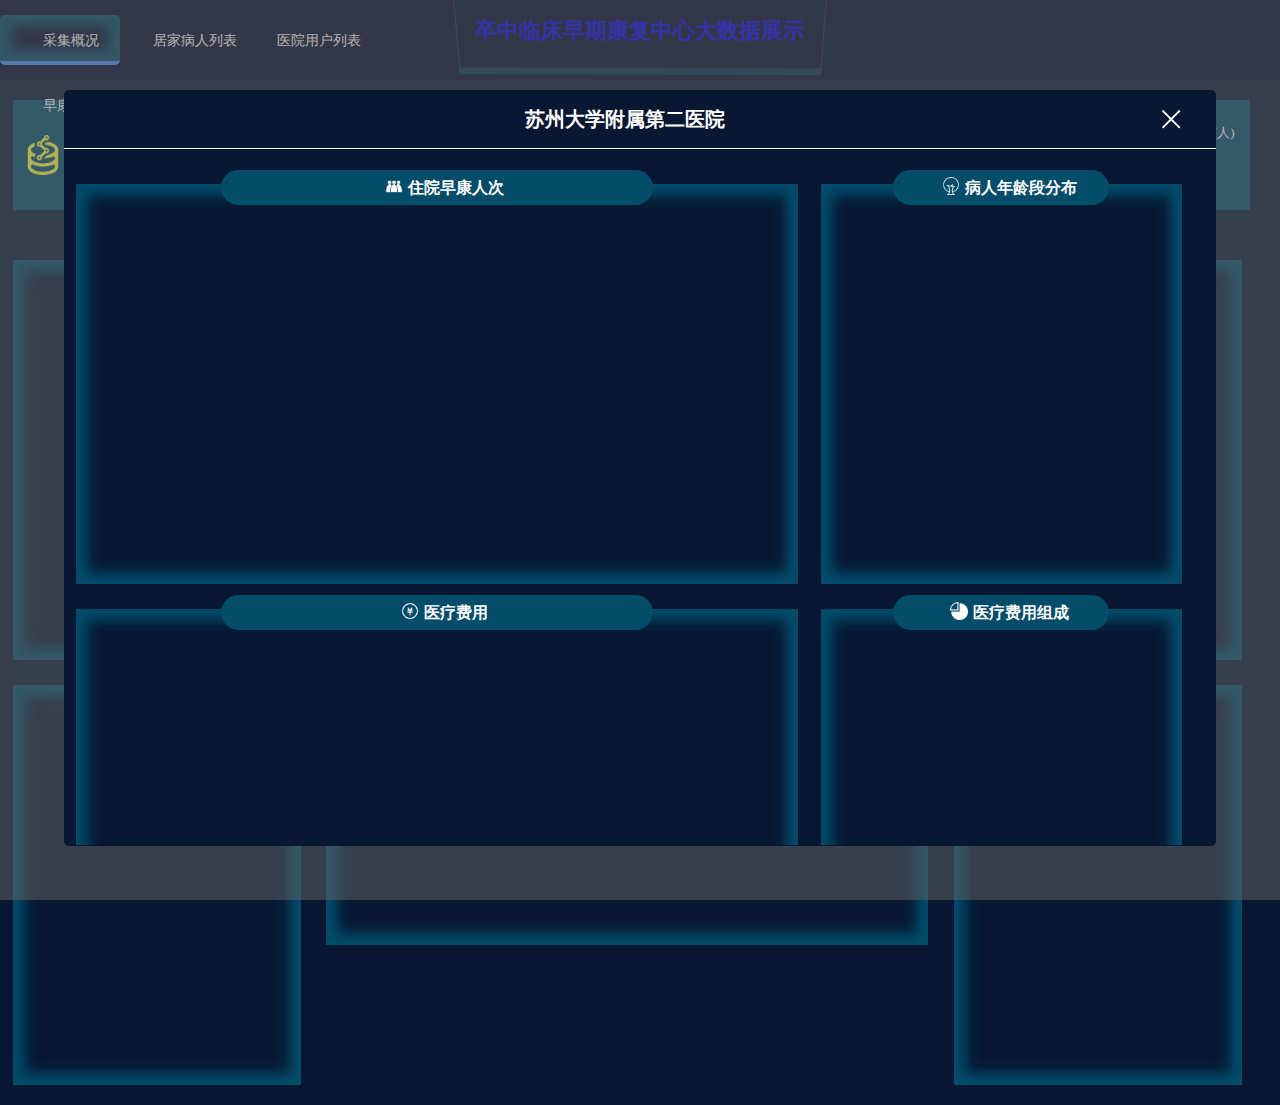
<file: views/index.html>
<!DOCTYPE html>
<html lang="en">

<head>
    <meta charset="UTF-8">
    <title>苏大二附院卒中临床早期康复中心数据可视化</title>
    <link href="../styles/common.css" rel="stylesheet">
    <script src="../scripts/Plugin/jquery-3.3.1.min.js"></script>
    <script src="../scripts/Plugin/echarts.min.js"></script>
    <script src="../scripts/Plugin/bmap.min.js"></script>
    <!-- <script src="http://api.map.baidu.com/api?v=2.0&ak=C9m77r6Gor3d38Hj1l9Oj3f69Ol0Bmn6"></script> -->
    <script src="https://api.map.baidu.com/api?v=2.0&ak=cSwRSQDUYtVkoic4uzjAYVp4FtpReNh5&s=1"></script>

    <script src="../scripts/common.js"></script>
    <script src="../scripts/index.js"></script>
    <script src="../scripts/Plugin/laydate/laydate.js"></script>
</head>

<body>
    <!--顶部-->
    <header class="header left">
        <div class="left nav">
            <ul>
                <li class="nav_active"><i class="nav_1"></i><a href="index.html">采集概况</a> </li>
                <!-- <li><i class="nav_2"></i><a href="quota.html">指标分析</a> </li>
                <li><i class="nav_3"></i><a href="trend.html">趋势分析</a> </li> -->
                <li><i class="nav_3"></i><a href="chronic.html">居家病人列表</a> </li>
                <li><i class="nav_4"></i><a href="hospitalUsers.html">医院用户列表</a> </li>
                <li><i class="nav_5"></i><a href="rehab.html">早康信息</a> </li>
            </ul>
        </div>
        <div class="header_center left" style="position:relative">

            <h2><strong><a href="https://gitee.com/iGaoWei/big-data-view">卒中临床早期康复中心大数据展示</a></strong></h2>

        </div>
        <div class="right nav text_right">
            <ul>

            </ul>
        </div>

    </header>
    <!--内容部分-->
    <div class="con left">
        <!--数据总概-->
        <div class="con_div">
            <div class="con_div_text left">
                <div class="con_div_text01 left">
                    <img src="../images/info_1.png" class="left text01_img" />
                    <div class="left text01_div">
                        <p>总采集数据量(G)</p>
                        <p id="totalCollected"></p>
                    </div>
                </div>
                <div class="con_div_text01 right">
                    <img src="../images/info_2.png" class="left text01_img" />
                    <div class="left text01_div">
                        <p>当月采集数据量(G)</p>
                        <p id="monthlyCollected"></p>
                    </div>
                </div>
            </div>
            <div class="con_div_text left">
                <div class="con_div_text01 left">
                    <img src="../images/info_3.png" class="left text01_img" />
                    <div class="left text01_div">
                        <p>总早康人数(人)</p>
                        <p class="sky" id="totalRecoveryNum"></p>
                    </div>
                </div>
                <div class="con_div_text01 right">
                    <img src="../images/info_4.png" class="left text01_img" />
                    <div class="left text01_div">
                        <p>当月早康人数(人)</p>
                        <p class="sky" id="monthlyRecoveryNum"></p>
                    </div>
                </div>
            </div>
            <div class="con_div_text left">

                <div class="con_div_text01 left">
                    <img src="../images/info_5.png" class="left text01_img" />
                    <div class="left text01_div">
                        <p>总居家康复人数(人)</p>
                        <p class="org" id="totalHomeRecoveryNum"></p>
                    </div>
                </div>
                <div class="con_div_text01 right">
                    <img src="../images/info_6.png" class="left text01_img" />
                    <div class="left text01_div">
                        <p>当月居家康复人数(人)</p>
                        <p class="org" id="monthlyHomeRecoveryNum"></p>
                    </div>
                </div>
            </div>
        </div>
        <!--统计分析图-->
        <div class="div_any">
            <div class="left div_any01">
                <div class="div_any_child">
                    <div class="div_any_title"><img src="../images/title_1.png">各病区采集数据量</div>
                    <p id="pieChart1" class="p_chart"></p>
                </div>
                <div class="div_any_child">
                    <div class="div_any_title"><img src="../images/title_2.png">各病区早康费用</div>
                    <p id="histogramChart" class="p_chart"></p>
                </div>
            </div>
            <div class="div_any02 left ">
                <div class="div_any_child div_height">
                    <div class="div_any_title any_title_width"><img src="../images/title_0.png">苏州市地图 </div>
                    <div id="mapChart"
                        style="width:97.5%;height:95%;display: inline-block;padding-left: 1.25%;padding-top:2.2%"></div>
                </div>
            </div>
            <div class="right div_any01">
                <div class="div_any_child">
                    <div class="div_any_title"><img src="../images/title_3.png">数据采集条数(当日)</div>
                    <p id="lineChart" class="p_chart"></p>
                </div>
                <div class="div_any_child">
                    <div class="div_any_title"><img src="../images/title_4.png">就诊人数(当日)</div>
                    <p id="lineChart2" class="p_chart"></p>
                </div>
            </div>
        </div>

        <div id="el-dialog" class="">
            <div class="xc_layer"></div>
            <div class="popBox" id="printView">
                <div class="ttBox"><span class="tt" id="reportTitle">苏州大学附属第二医院</span><img src="../images/close.png"
                        style="width: 30px;float: right;cursor: pointer;" title="关闭弹窗" class="close" /></div>
                <div class="txtBox" id="el-dialog_body">
                    <div style="height:100%;width: 98%;margin-left: 1%;">
                        <div class="left div_any01" style="width: 64%;">
                            <div class="div_any_child">
                                <div class="div_any_title">
                                    <div type="text" class="demo-input" id="date1"
                                        style="display: inline-block;cursor: pointer;margin-right: 16px;"></div><img
                                        src="../images/title_4.png">住院早康人次
                                </div>
                                <p id="lineChart3" class="p_chart"></p>
                            </div>
                            <div class="div_any_child">
                                <div class="div_any_title">
                                    <div type="text" class="demo-input" id="date2"
                                        style="display: inline-block;cursor: pointer;margin-right: 16px;"></div><img
                                        src="../images/title_7.png">医疗费用
                                </div>
                                <p id="lineChart4" class="p_chart"></p>
                            </div>
                        </div>
                        <div class="left div_any01" style="width: 32%;">
                            <div class="div_any_child">
                                <div class="div_any_title">
                                    <div type="text" class="demo-input" id="date3"
                                        style="display: inline-block;cursor: pointer;margin-right: 16px;"></div><img
                                        src="../images/title_18.png">病人年龄段分布
                                </div>
                                <p id="pieChart2" class="p_chart"></p>
                            </div>
                            <div class="div_any_child">
                                <div class="div_any_title">
                                    <div type="text" class="demo-input" id="date4"
                                        style="display: inline-block;cursor: pointer;margin-right: 16px;"></div><img
                                        src="../images/title_20.png">医疗费用组成
                                </div>
                                <p id="pieChart3" class="p_chart"></p>
                            </div>
                        </div>

                    </div>
                </div>
            </div>
        </div>

    </div>
</body>

</html>
</file>
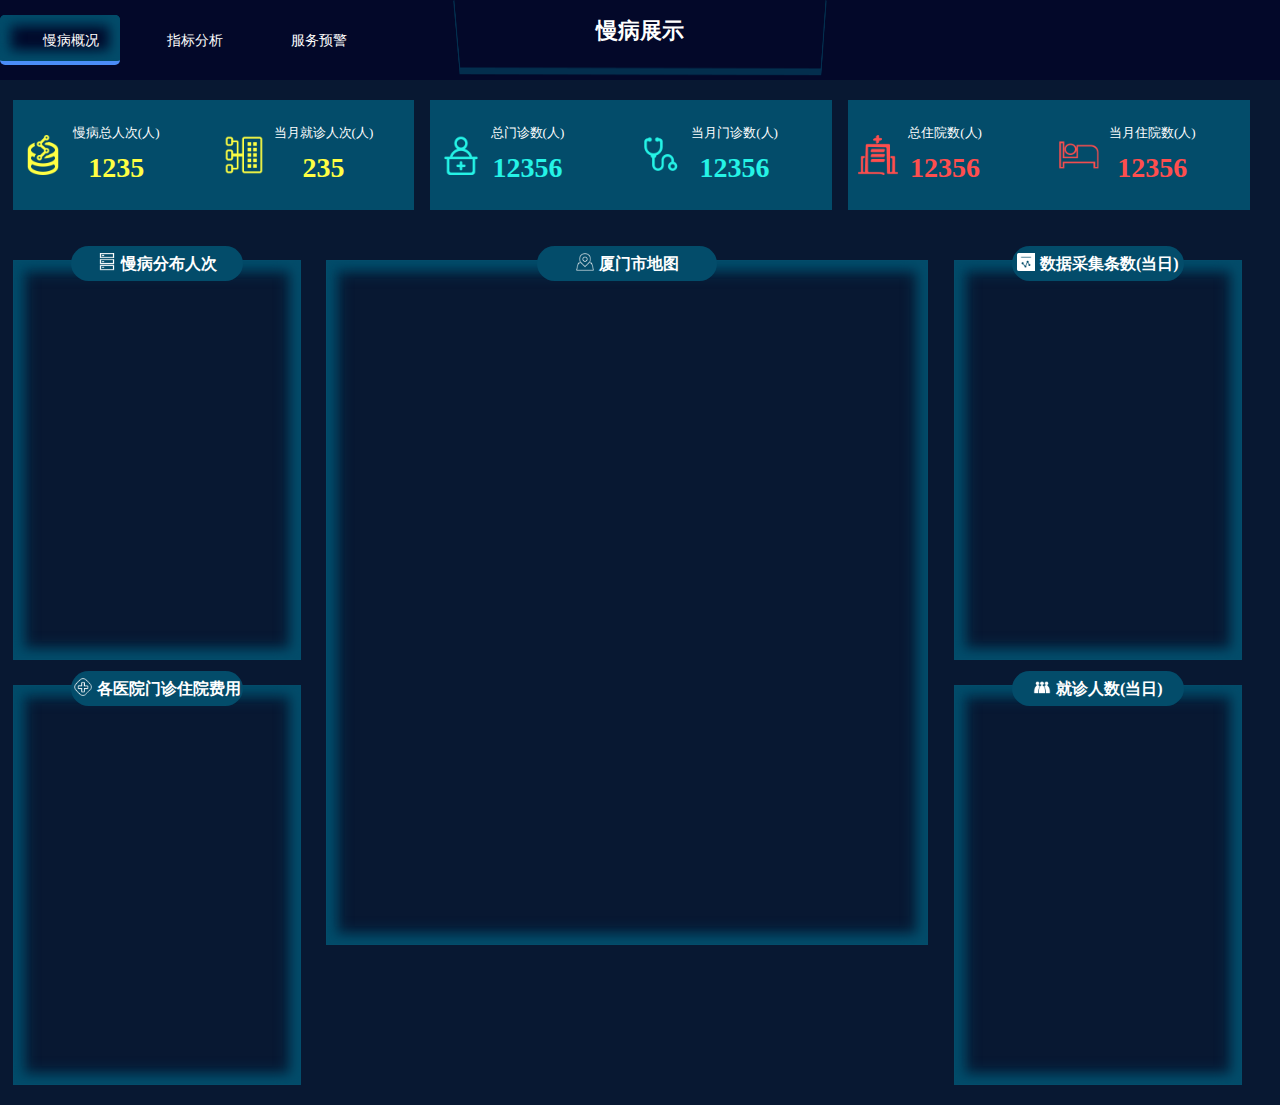
<file: views/NCDindex.html>
<!DOCTYPE html>
<html lang="en">
<head>
    <meta charset="UTF-8">
    <title>慢病展示</title>
    <link href="../styles/common.css" rel="stylesheet">
    <script src="../scripts/Plugin/jquery-3.3.1.min.js"></script>
    <script src="../scripts/Plugin/echarts.min.js"></script>
    <script src="../scripts/Plugin/bmap.min.js"></script>
    <script src="http://api.map.baidu.com/api?v=2.0&ak=LelFSt6BfykGf8m3PB5zr8LaXAG2cMg6"></script>
    <script src="../scripts/common.js"></script>
    <script src="../scripts/NCDindex.js"></script>
</head>
<body>
<!--顶部-->
<header class="header left">
    <div class="left nav">
        <ul>
            <li class="nav_active"><i class="nav_1"></i><a href="index.html">慢病概况</a> </li>
            <li><i class="nav_2"></i><a href="quota.html">指标分析</a> </li>
            <li><i class="nav_3"></i><a href="trend.html">服务预警</a> </li>
            </ul>
    </div>
    <div class="header_center left">
        <h2><strong>慢病展示</strong></h2>

    </div>
    <div class="right nav text_right">
        <ul>

        </ul>
    </div>

</header>
<!--内容部分-->
<div class="con left">
    <!--数据总概-->
    <div class="con_div">
        <div class="con_div_text left">
            <div class="con_div_text01 left">
                <img src="../images/info_1.png" class="left text01_img"/>
                <div class="left text01_div">
                    <p>慢病总人次(人)</p>
                    <p>1235</p>
                </div>
            </div>
            <div class="con_div_text01 right">
                <img src="../images/info_2.png" class="left text01_img"/>
                <div class="left text01_div">
                    <p>当月就诊人次(人)</p>
                    <p>235</p>
                </div>
            </div>
        </div>
        <div class="con_div_text left">
            <div class="con_div_text01 left">
                <img src="../images/info_3.png" class="left text01_img"/>
                <div class="left text01_div">
                    <p>总门诊数(人)</p>
                    <p class="sky">12356</p>
                </div>
            </div>
            <div class="con_div_text01 right">
                <img src="../images/info_4.png" class="left text01_img"/>
                <div class="left text01_div">
                    <p>当月门诊数(人)</p>
                    <p class="sky">12356</p>
                </div>
            </div>
        </div>
        <div class="con_div_text left">

            <div class="con_div_text01 left">
                <img src="../images/info_5.png" class="left text01_img"/>
                <div class="left text01_div">
                    <p>总住院数(人)</p>
                    <p class="org">12356</p>
                </div>
            </div>
            <div class="con_div_text01 right">
                <img src="../images/info_6.png" class="left text01_img"/>
                <div class="left text01_div">
                    <p>当月住院数(人)</p>
                    <p class="org">12356</p>
                </div>
            </div>
        </div>
    </div>
    <!--统计分析图-->
    <div class="div_any">
        <div class="left div_any01">
            <div class="div_any_child">
                <div class="div_any_title"><img src="../images/title_1.png">慢病分布人次</div>
                <p id="pieChart" class="p_chart"></p>
            </div>
            <div class="div_any_child">
                <div class="div_any_title"><img src="../images/title_2.png">各医院门诊住院费用</div>
                <p id="histogramChart" class="p_chart"></p>
            </div>
        </div>
        <div class="div_any02 left ">
            <div class="div_any_child div_height">
                <div class="div_any_title any_title_width"><img src="../images/title_0.png">厦门市地图 </div>
                <div id="mapChart" style="width:97.5%;height:95%;display: inline-block;padding-left: 1.25%;padding-top:2.2%"></div>
            </div>
        </div>
        <div class="right div_any01">
            <div class="div_any_child">
                <div class="div_any_title"><img src="../images/title_3.png">数据采集条数(当日)</div>
                <p id="lineChart" class="p_chart"></p>
            </div>
            <div class="div_any_child">
                <div class="div_any_title"><img src="../images/title_4.png">就诊人数(当日)</div>
                <p id="lineChart2" class="p_chart"></p>
            </div>
        </div>
    </div>


</div>
</body>
</html>
</file>
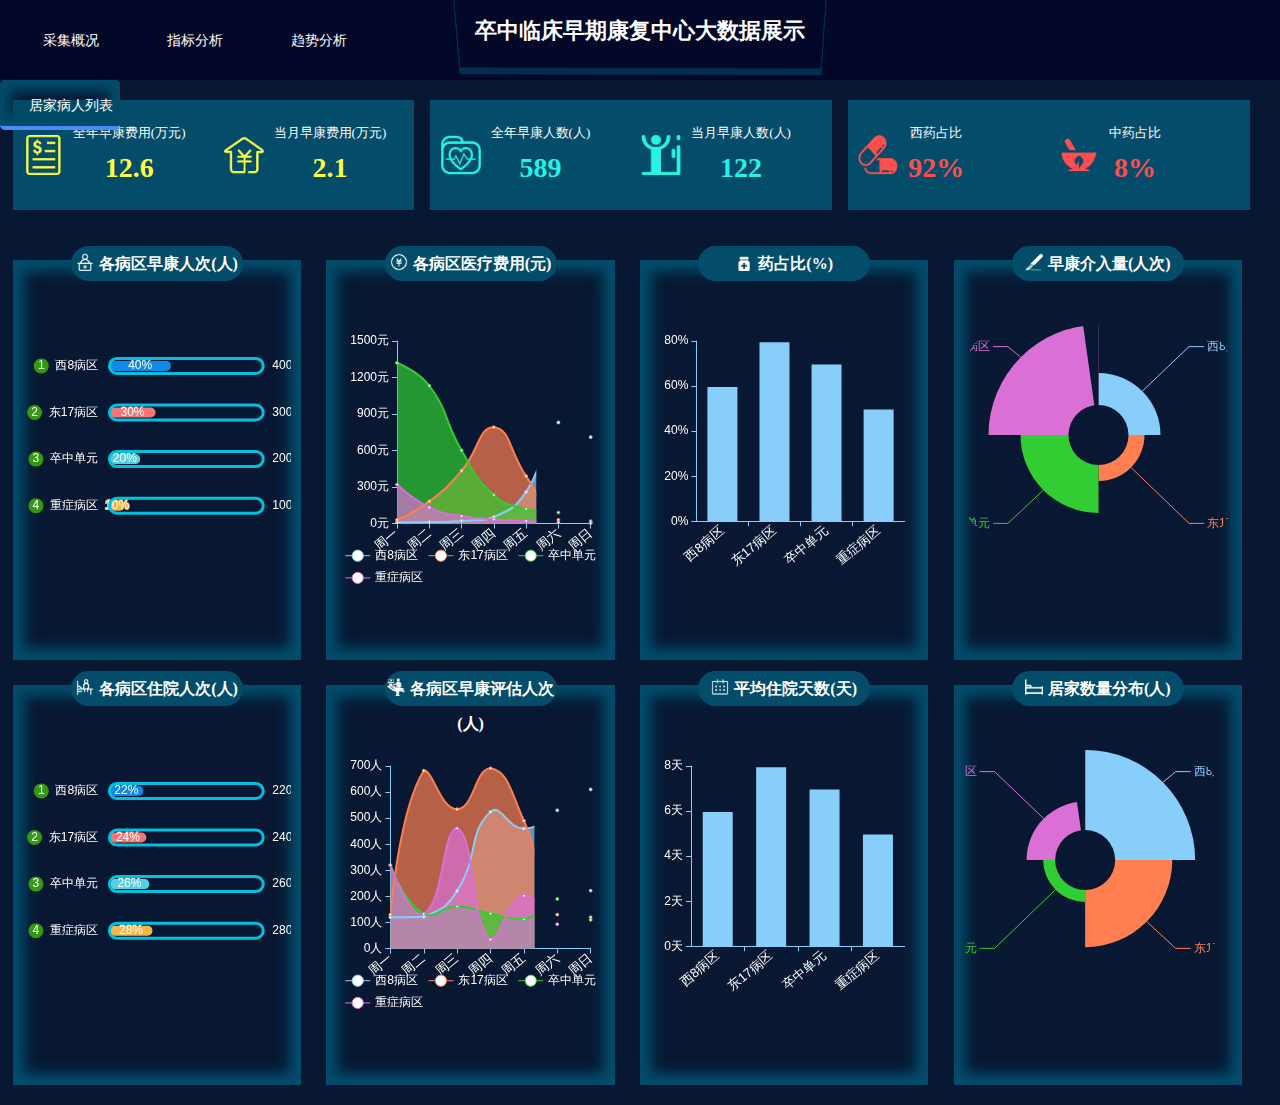
<file: views/quota.html>
<!DOCTYPE html>
<html lang="en">
<head>
    <meta charset="UTF-8">
    <title>苏大二附院卒中临床早期康复中心数据可视化</title>
    <link href="../styles/common.css" rel="stylesheet">
    <script src="../scripts/Plugin/jquery-3.3.1.min.js"></script>
    <script src="../scripts/Plugin/echarts.min.js"></script>
    <script src="../scripts/Plugin/bmap.min.js"></script>
    <script src="http://api.map.baidu.com/api?v=2.0&ak=C9m77r6Gor3d38Hj1l9Oj3f69Ol0Bmn6"></script>
    <script src="../scripts/common.js"></script>
    <script src="../scripts/quota.js"></script>
</head>
<body>
<!--顶部-->
<header class="header left">
  <div class="left nav">
      <ul>
          <li><i class="nav_1"></i><a href="index.html">采集概况</a> </li>
          <li><i class="nav_2"></i><a href="quota.html">指标分析</a> </li>
          <li><i class="nav_3"></i><a href="trend.html">趋势分析</a> </li>
          <li class="nav_active"><i class="nav_4"></i><a href="chronic.html">居家病人列表</a> </li>
          </ul>
  </div>
    <div class="header_center left" style="position:relative">
        
        <h2><strong>卒中临床早期康复中心大数据展示</strong></h2>

    </div>
    <div class="right nav text_right">
        <ul>

        </ul>
    </div>

</header>
<!--内容部分-->
<div class="con left">
  <!--数据总概-->
  <div class="con_div">
      <div class="con_div_text left">
          <div class="con_div_text01 left">
              <img src="../images/info_7.png" class="left text01_img"/>
              <div class="left text01_div">
                  <p>全年早康费用(万元)</p>
                  <p>12.6</p>
              </div>
          </div>
          <div class="con_div_text01 right">
              <img src="../images/info_8.png" class="left text01_img"/>
              <div class="left text01_div">
                  <p>当月早康费用(万元)</p>
                  <p>2.1</p>
              </div>
          </div>
      </div>
      <div class="con_div_text left">
          <div class="con_div_text01 left">
              <img src="../images/info_9.png" class="left text01_img"/>
              <div class="left text01_div">
                  <p>全年早康人数(人)</p>
                  <p class="sky">589</p>
              </div>
          </div>
          <div class="con_div_text01 right">
              <img src="../images/info_10.png" class="left text01_img"/>
              <div class="left text01_div">
                  <p>当月早康人数(人)</p>
                  <p class="sky">122</p>
              </div>
          </div>
      </div>
      <div class="con_div_text left">

          <div class="con_div_text01 left">
              <img src="../images/info_11.png" class="left text01_img"/>
              <div class="left text01_div">
                  <p>西药占比</p>
                  <p class="org">92%</p>
              </div>
          </div>
          <div class="con_div_text01 right">
              <img src="../images/info_12.png" class="left text01_img"/>
              <div class="left text01_div">
                  <p>中药占比</p>
                  <p class="org">8%</p>
              </div>
          </div>
      </div>
  </div>
    <!--统计分析图-->
    <div class="div_any">
        <div class="left div_any01">
            <div class="div_any_child">
                <div class="div_any_title"><img src="../images/title_5.png">各病区早康人次(人)</div>
                <p id="histogramChart1" class="p_chart"></p>
            </div>
            <div class="div_any_child">
                <div class="div_any_title"><img src="../images/title_6.png">各病区住院人次(人)</div>
                <p id="histogramChart2" class="p_chart"></p>
            </div>
        </div>
        <div class="left div_any01">
            <div class="div_any_child">
                <div class="div_any_title"><img src="../images/title_7.png">各病区医疗费用(元)</div>
                <p id="lineChart1" class="p_chart"></p>
            </div>
            <div class="div_any_child">
                <div class="div_any_title"><img src="../images/title_8.png">各病区早康评估人次(人)</div>
                <p id="lineChart2" class="p_chart"></p>
            </div>
        </div>
        <div class="left div_any01">
            <div class="div_any_child">
                <div class="div_any_title"><img src="../images/title_9.png">药占比(%)</div>
                <p id="histogramChart3" class="p_chart"></p>
            </div>
            <div class="div_any_child">
                <div class="div_any_title"><img src="../images/title_10.png">平均住院天数(天)</div>
                <p id="histogramChart4" class="p_chart"></p>
            </div>
        </div>
        <div class="left div_any01">
            <div class="div_any_child">
                <div class="div_any_title"><img src="../images/title_11.png">早康介入量(人次)</div>
                <p id="pieChart1" class="p_chart"></p>
            </div>
            <div class="div_any_child">
                <div class="div_any_title"><img src="../images/title_12.png">居家数量分布(人)</div>
                <p id="pieChart2" class="p_chart"></p>
            </div>
        </div>
    </div>


</div>
</body>
</html>
</file>
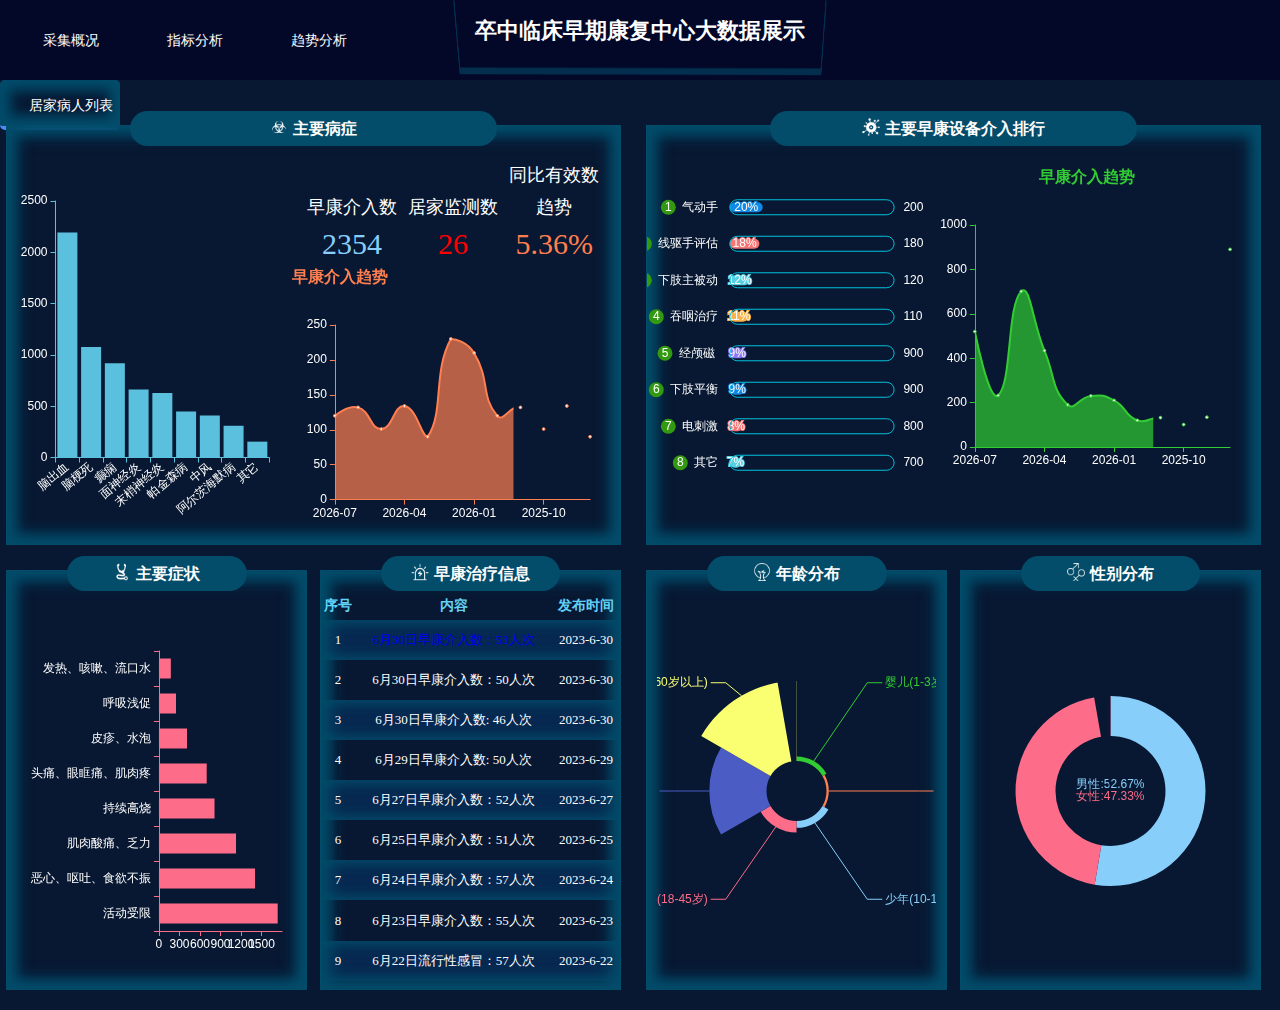
<file: views/trend - 副本.html>
<!DOCTYPE html>
<html lang="en">
<head>
    <meta charset="UTF-8">
    <title>苏大二附院卒中临床早期康复中心数据可视化</title>
    <link href="../styles/common.css" rel="stylesheet">
    <script src="../scripts/Plugin/jquery-3.3.1.min.js"></script>
    <script src="../scripts/Plugin/echarts.min.js"></script>
    <script src="../scripts/common.js"></script>
    <script src="../scripts/trend.js"></script>
</head>
<body>
<!--顶部-->
<header class="header left">
  <div class="left nav">
      <ul>
          <li><i class="nav_1"></i><a href="index.html">采集概况</a> </li>
          <li><i class="nav_2"></i><a href="quota.html">指标分析</a> </li>
          <li><i class="nav_3"></i><a href="trend.html">趋势分析</a> </li>
          <li class="nav_active"><i class="nav_4"></i><a href="chronic.html">居家病人列表</a> </li>
          </ul>
  </div>
    <div class="header_center left" style="position:relative">
  
        <h2><strong>卒中临床早期康复中心大数据展示</strong></h2>

    </div>
    <div class="right nav text_right">
        <ul>

        </ul>
    </div>

</header>
<!--内容部分-->
<div class="con left" style="width:50%;">
    <!--统计分析图-->
    <div class="div_any">
        <div class="left div_any01" style="width:100%;">
            <div class="div_any_child" style="width:98%;position:relative;height: 420px;">
                <div class="div_any_title"><img src="../images/title_13.png">主要病症</div>
                <div id="histogramChart1"  style="width: 45%;display: inline-block;height: 400px;margin-top: 15px;"></div>
                <div id="lineChart1"  style="width: 52%;height: 66%;display: inline-block;"></div>
                <div style="width: 50%;height: 20%;display: inline-block;color:red;position: absolute;right: 2%;top: 8%;">
                  <div style="display: inline-block;width:33%;text-align:center;">
                    <div style="color:#fff;font-size: 18px;line-height: 32px;">早康介入数</div>
                    <div style="color:#87cefa;font-size: 30px;line-height: 42px;">2354</div>
                  </div><div style="display: inline-block;width:33%;text-align:center;">
                    <div style="color:#fff;font-size: 18px;line-height: 32px;">居家监测数</div>
                    <div style="color:red;font-size: 30px;line-height: 42px;">26</div>
                  </div><div style="display: inline-block;width:33%;text-align:center;">
                    <div style="color:#fff;font-size: 18px;line-height: 32px;">同比有效数趋势</div>
                    <div style="color:#ff7f50;font-size: 30px;line-height: 42px;">5.36%</div>
                  </div>
                </div>
            </div>
        </div>
        <div class="left div_any01" style="width:48%;">
          <div class="div_any_child" style="height: 420px;">
              <div class="div_any_title"><img src="../images/title_14.png">主要症状</div>
              <p id="histogramChart2" class="p_chart" style="height: 400px;"></p>

          </div>
        </div>
          <div class="left div_table_box" style="width: 48%;">
              <div class="div_any_child" style="height: 420px;">
                  <div class="div_any_title"><img src="../images/title_16.png">早康治疗信息</div>
                  <div class="table_p">
                      <table>
                          <thead><tr>
                              <th>序号</th>
                              <th>内容</th>
                              <th>发布时间</th>
                          </tr>
                          </thead>
                          <tbody>
                          <tr><td>1</td><td><a href="https://gitee.com/iGaoWei/big-data-view">6月30日早康介入数：53人次</a></td><td>2023-6-30</td></tr>
                          <tr><td>2</td><td>6月30日早康介入数：50人次</td><td>2023-6-30</td></tr>
                          <tr><td>3</td><td>6月30日早康介入数: 46人次</td><td>2023-6-30</td></tr>
                          <tr><td>4</td><td>6月29日早康介入数: 50人次</td><td>2023-6-29</td></tr>
                          <tr><td>5</td><td>6月27日早康介入数：52人次</td><td>2023-6-27</td></tr>
                          <tr><td>6</td><td>6月25日早康介入数：51人次</td><td>2023-6-25</td></tr>
                          <tr><td>7</td><td>6月24日早康介入数：57人次</td><td>2023-6-24</td></tr>
                          <tr><td>8</td><td>6月23日早康介入数：55人次</td><td>2023-6-23</td></tr>
                          <tr><td>9</td><td>6月22日流行性感冒：57人次</td><td>2023-6-22</td></tr>
                          </tbody>
                      </table>
                  </div>
              </div>
          </div>
      </div>
    </div>
</div>
<div class="con right" style="width:50%;">
  <div class="div_any">
      <div class="left div_any01" style="width:100%;">
          <div class="div_any_child" style="width:98%;position:relative;height: 420px;">
              <div class="div_any_title"><img src="../images/title_17.png">主要早康设备介入排行</div>
              <div id="histogramChart3"  style="width: 45%;display: inline-block;height: 400px;margin-top: 15px;"></div>
              <div id="lineChart2"  style="width: 52%;height: 90%;display: inline-block;"></div>
          </div>
      </div>
      <div class="left div_any01" style="width:48%;">
        <div class="div_any_child" style="height: 420px;">
            <div class="div_any_title"><img src="../images/title_18.png">年龄分布</div>
            <p id="pieChart1" class="p_chart" style="height: 400px;"></p>
        </div>
      </div>
      <div class="right div_any01" style="width:48%;">
          <div class="div_any_child" style="height: 420px;">
              <div class="div_any_title"><img src="../images/title_19.png">性别分布</div>
              <p id="pieChart2" class="p_chart" style="height: 400px;"></p>
          </div>
      </div>
  </div>
</div>
</body>
</html>
</file>
<file: styles/common.css>
body::-webkit-scrollbar {
    display: none;
}

.BMap_cpyCtrl {
    display: none;
}

.anchorBL {
    display: none;
}

.yui-toast-mask {
    position: fixed;
    width: 100%;
    height: 100%;
    background: rgba(0, 0, 0, 0);
    top: 0;
    left: 0;
    z-index: 1000;
    display: -webkit-box;
    display: -webkit-flex;
    display: flex;
    -webkit-box-align: center;
    -webkit-align-items: center;
    align-items: center;
}

.yui-toast-mask .yui-toast {
    background: rgba(0, 0, 0, 0.5);
    min-height: 3rem;
    min-width: 3rem;
    border-radius: .5rem;
    margin: 0 auto;
    overflow: hidden;
    color: #FFFFFF;
    font-size: 14px;
    padding: 10px;
    max-height: 90%;
    max-width: 90%;
    display: -webkit-box;
    display: -webkit-flex;
    display: flex;
    -webkit-box-align: center;
    -webkit-align-items: center;
    align-items: center;
}

* {
    margin: 0;
    padding: 0;
    list-style: none;
    text-decoration: none;
}

/* CSS Document */
::-webkit-scrollbar-track {
    border-radius: 10px;
    -webkit-box-shadow: inset 0 0 6px rgba(0, 0, 0, 0);
}

/*滚动条的滑轨背景颜色*/
::-webkit-scrollbar-thumb {
    background-color: rgba(0, 0, 0, 0.05);
    border-radius: 10px;
    -webkit-box-shadow: inset 1px 1px 0 rgba(75, 75, 75, 0.58);
}

/*滑块颜色*/
::-webkit-scrollbar-thumb {
    background-color: rgba(0, 0, 0, 0.2);
    border-radius: 10px;
    -webkit-box-shadow: inset 1px 1px 0 rgba(48, 48, 48, 0.92);
}

::-webkit-scrollbar {
    width: 16px;
    height: 16px;
}

/* 滑块整体设置*/
::-webkit-scrollbar-track,
::-webkit-scrollbar-thumb {
    border-radius: 999px;
    border: 5px solid transparent;
}

::-webkit-scrollbar-track {
    box-shadow: 1px 1px 5px rgba(0, 0, 0, .2) inset;
}

::-webkit-scrollbar-thumb {
    min-height: 20px;
    background-clip: content-box;
    box-shadow: 0 0 0 5px rgba(255, 255, 255, .5) inset;
}

::-webkit-scrollbar-corner {
    background: transparent;
}

/* 横向滚动条和纵向滚动条相交处尖角的颜色 */

body {
    font-size: 100%;
    height: 100%;
    background-color: #081832;
}

a:hover {
    text-decoration: none;
}

.left {
    float: left;
}

.right {
    float: right;
}

.clear {
    clear: both;
}

.text_right {
    text-align: right;
}

.header {
    width: 100%;
    height: 80px;
    background-color: #030829;

}

.header_center {
    width: 30%;
    margin: 0px auto;
    color: #FFFFff;
    text-align: center;
    height: 80px;
    background-image: url("../images/logoBg.png");
    background-size: 100% 100%;
    font-family: "微软雅黑" !important;


}

.header_center h2 {
    margin-top: 16px !important;
    font-size: 22px !important;

}

.color_font {
    color: #e8f7fe !important;
    font-size: 12px !important;
}

.header_logo {
    margin-left: 1%;
    margin-top: 12px;

}

.header_logo img {
    height: 56px;
}

.nav {

    width: 35%;
}

.nav>ul {}

.nav>ul>li {
    display: inline-block;
    width: 120px;
    text-align: center;
    height: 50px;
    position: relative;
    line-height: 50px;
    margin-top: 15px;
    box-sizing: border-box;
    /*box-shadow: -5px 0px 5px #034c6a inset, !*å·¦è¾¹é˜´å½±*!*/
    /*0px -5px 15px #034c6a inset, !*ä¸Šè¾¹é˜´å½±*!*/
    /*5px 0px 15px #034c6a inset, !*å³è¾¹é˜´å½±*!*/
    /*0px 5px 15px #034c6a inset;*/


    border-radius: 5px;

}

.nav>ul>li:hover {
    box-shadow: -10px 0px 15px #034c6a inset,
        /*å·¦è¾¹é˜´å½±*/
        0px -10px 15px #034c6a inset,
        /*ä¸Šè¾¹é˜´å½±*/
        10px 0px 15px #034c6a inset,
        /*å³è¾¹é˜´å½±*/
        0px 10px 15px #034c6a inset;

    box-sizing: border-box;
}

.nav>ul>li i {
    width: 16px;
    height: 16px;
    display: inline-block;
    position: relative;
    top: 3px;
    margin-right: 5px;
}

.nav>ul>li>a {
    color: #ffffff;
    /*display: inline-block;*/
    /*padding: 0 15px 0 5px;*/
    font-size: 14px;
}

/*.nav>ul>li:hover .li_ul{*/
/*display: block;*/
/*}*/

.li_ul {
    position: absolute;
    background-color: #030829;
    width: 100%;
    /*border-top:4px solid #4b8df8;*/
    display: none;
    z-index: 999;

}

.li_ul li {
    line-height: 40px !important;
}

.li_ul li:hover {
    background-color: #4b8df8;
}

.li_ul li a {
    color: #ffffff;
    font-size: 13px;
}

.nav_1 {
    background: url("../images/nav_1.png");
}

.nav_2 {
    background-image: url("../images/nav_2.png");
}

.nav_3 {
    background-image: url("../images/nav_3.png");

}

/* .nav_4{
    background-image: url("../img/nav_4.png");
}
.nav_5{
    background-image: url("../img/nav_5.png");
} */
.nav_6 {
    background-image: url("../img/nav_6.png");
}

.nav_7 {
    background-image: url("../img/nav_7.png");
}

.nav_8 {
    background-image: url("../img/nav_9.png");
}

.nav_active {
    border-bottom: 4px solid #4b8df8;
    box-shadow: -10px 0px 15px #034c6a inset,
        /*å·¦è¾¹é˜´å½±*/
        0px -10px 15px #034c6a inset,
        /*ä¸Šè¾¹é˜´å½±*/
        10px 0px 15px #034c6a inset,
        /*å³è¾¹é˜´å½±*/
        0px 10px 15px #034c6a inset;

    box-sizing: border-box;
}

.con {
    width: 100%;
    background-color: #081832;
    padding-top: 20px;
    padding-bottom: 20px;
}

.con1 {
    width: 100%;
    background-color: #081832cc;
    /*padding-bottom: 4px;*/
    box-sizing: border-box;
    overflow: auto;

    ;
}

.find_expend {
    display: none;
}

.con1::before {
    content: "";
    display: block;
    clear: both;
    visibility: hidden;
    height: 0;
}

.select_time {
    width: 140px;
    height: 36px;

    margin-bottom: 25px;
    margin-left: 1%;
    padding-left: 20px;
    ;

}

.select_time img {
    height: 18px;
    margin-top: 9px;
}

.select_time input {
    border: none;
    background-color: transparent;
    width: 80px;
    height: 20px;
    top: -5px;
    margin-left: 10px;
    position: relative;
    text-indent: 1em;
    outline: none;
}

.con_div {
    height: 110px;
    width: 98%;
    margin-left: 1%;
    margin-bottom: 25px;
}

.con_div_text {
    height: 100%;
    background-color: #034c6a;
    width: 32%;
    margin-right: 1.3%;
}

.con_div_text01 {
    width: 50%;
    height: 100%;
}

.text01_img {
    width: 40px;
    height: 40px;
    margin-left: 5%;
    margin-top: 35px;
}

.text01_div {
    margin-top: 15px;
    margin-left: 5%;
    text-align: center;

}

.text01_div p {
    line-height: 35px;
}

.text01_div p:nth-child(1) {
    font-size: 13px;
    color: #ffffff;
}

.text01_div p:nth-child(2) {
    font-size: 28px;
    color: #ffff43;
    font-weight: 600;

}

.red {
    color: red !important;
}

.sky {
    color: #25f3e6 !important;
}

.org {
    color: #ff4e4e !important;
}

.div_any {
    width: 98%;
    margin-left: 1%;
    margin-bottom: 25px;
    height: 610px;
}

.div_any01 {
    width: 23%;
    margin-right: 2%;
}

.div_any02 {
    width: 48%;
    margin-right: 2%;
}

.div_any03 {
    width: 98%;
    margin: 15px auto;

}

.div_any_child {
    width: 100%;
    height: 400px;
    box-shadow: -10px 0px 15px #034c6a inset,
        /*å·¦è¾¹é˜´å½±*/
        0px -10px 15px #034c6a inset,
        /*ä¸Šè¾¹é˜´å½±*/
        10px 0px 15px #034c6a inset,
        /*å³è¾¹é˜´å½±*/
        0px 10px 15px #034c6a inset;
    border: 1px solid #034c6a;
    box-sizing: border-box;
    position: relative;
    margin-top: 25px;
}

.div_any_child01 {
    width: 48%;

    box-shadow: -10px 0px 15px #034c6a inset,
        /*å·¦è¾¹é˜´å½±*/
        0px -10px 15px #034c6a inset,
        /*ä¸Šè¾¹é˜´å½±*/
        10px 0px 15px #034c6a inset,
        /*å³è¾¹é˜´å½±*/
        0px 10px 15px #034c6a inset;
    border: 1px solid #034c6a;
    box-sizing: border-box;
    position: relative;
    margin-right: 2%;

}

.div_any_child01_wh {
    width: 98% !important;
}

.div_height01 {
    height: auto !important;
    padding: 5px;
}

.char_table {
    height: 200px;
}

.p_chart {
    height: 308px;

    padding: 5px 10px;

    margin-top: 15px;

}

#map_div {
    width: 96%;
    height: 94%;
}

.div_height {
    height: 685px !important;
}

.div_any_title {
    background-color: #034c6a;
    border-radius: 18px;
    position: absolute;
    height: 35px;
    width: 60%;
    top: -15px;
    color: #ffffff;
    font-weight: bold;
    font-size: 16px;
    left: 20%;
    line-height: 35px;
    text-align: center;
}

.div_any_title img {
    width: 18px;
    height: 18px;
    position: relative;
    top: 2px;
    margin-right: 5px;
}

.any_title_width {
    width: 30% !important;
    left: 35% !important;
}

.div_table {
    width: 98%;
    margin-left: 1%;
    margin-bottom: 25px;
    height: 280px;
}

.div_table_box {
    width: 23%;
    margin-right: 2%;
}

.table_p {
    height: 93%;
    margin-top: 7%;
    position: relative;


}

.table_p01 {
    height: auto !important;
    margin-top: 0 !important;
    position: relative;


}

.table_p01 table td {
    padding: 6px 0;
}

.table_p table {
    width: 100%;
    height: 100%;
    border-collapse: collapse;

    position: absolute;
    text-align: center;
}

.table_p table thead th {
    color: #61d2f7;
    font-size: 14px;
    font-weight: 600;
    padding-top: 5px;
    padding-bottom: 5px;
}

.table_p table tbody {
    color: #ffffff;
    font-size: 13px;
}

.table_p table tbody tr:nth-child(2n+1) {
    background-color: #072951;
    box-shadow: -10px 0px 15px #034c6a inset,
        10px 0px 15px #034c6a inset;
}

.car_left {
    width: 18%;
    height: 100%;
    background-color: #081832;
}

.car_center {

    height: 100%;
    background-color: #081832;
    width: 50.5%;
    margin-left: 0.5%;
}

.car_center video {
    width: 49.5%;
    height: 49%;


    box-sizing: border-box;
    box-shadow: -10px 0px 15px #034c6a inset,
        10px 0px 15px #034c6a inset;
    float: left;
}

.magin_top {
    margin-top: 1%;
}

.magin_left {
    margin-left: 1%;
}

.car_right {
    width: 31%;
    height: 100%;
}

.text_center {
    text-align: center;
}

.carNo_input {
    width: 75%;
    height: 25px;
    margin-top: 5px;
    margin-bottom: 5px;
    text-indent: 2em;
    margin-left: 5%;

    border: 1px solid #072951;
    border-radius: 3px;
}

.find_but {
    height: 25px;
    background-image: url("../img/find.png");
    width: 25px;
    background-repeat: no-repeat;
    background-size: 100% 100%;
    position: relative;
    top: 8px;
    border: none;
    background-color: transparent;
}

.find_but1 {
    height: 25px;
    background-image: url("../img/find.png");
    width: 25px;
    background-repeat: no-repeat;
    background-size: 100% 100%;
    position: relative;
    top: 8px;
    border: 1px solid #4b8df8;
    background-color: transparent;
}

.set_list {
    padding: 10px 5%;
    color: #eee;
    font-size: 14px;
}

.list_i {
    width: 16px;
    height: 16px;
    display: inline-block;

    background-image: url("../img/nav_1.png");
    top: 3px;
    position: relative;
}

.left_up {

    height: 58%;

}

.left_table {

    height: 98%;

    border-radius: 5px;
    width: 18% !important;
    background-color: #081832;


}

.right_table {
    height: 98%;

    border-radius: 5px;
    width: 81.5% !important;
    background-color: #081832;
    margin-left: 0.5%;
}

.center_table {
    height: 100%;
    border-radius: 5px;
    width: 100%;
    background-color: #081832;
    margin: 0 auto;
}

.bow_shadow {
    box-shadow: -8px 0px 10px #034c6a inset,
        8px 0px 10px #034c6a inset;
    width: 100%;
    box-sizing: border-box;
}

.ztree li a {
    color: #FFFFff !important;
}

.left_down {
    height: 40%;
    margin-top: 2%;
}

.tab_a {
    width: 45%;
    height: 30px;
    line-height: 30px;
    color: #FFFFff;
    background-color: #667fa7;
    display: inline-block;
    margin-right: 1%;
    margin-top: 5px;
    font-size: 14px;
}

.tab_aActive {
    background-color: #034c6a !important;
    font-weight: 600;
}

.car_content {
    margin-left: 5%;

    font-size: 13px;
    color: #eeeeee;
}

.car_content p {
    padding-top: 5px;
    padding-bottom: 5px;
}

.table2_find {
    background-color: #072951;
    box-shadow: -10px 0px 15px #034c6a inset, 10px 0px 15px #034c6a inset;
    width: 100%;
    padding: 5px 0;
    color: #FFFFff;
}


.table2_find input[type=text] {
    background-color: transparent;
    width: 16%;
    height: 24px;
    border-radius: 3px;
    text-indent: 1em;
    border: 1px solid #7EC4CC;

}


.table_find {
    width: 100%;
    padding: 8px 0;
    border-bottom: 2px solid #a5c5f83b;
    font-size: 13px;
}

.more_find {

    cursor: pointer;
    position: relative;
    top: 5px;
}

.table_find .glyphicon {
    margin-right: 5px;
}

.table_find button {
    padding: 4px 10px;
}

.table_find p {
    margin-top: 8px;
}

.table_find label {

    color: #eeeeee;

    width: 8%;
    display: inline-block;
    text-align: right;

}

.table_find input[type=text],
.table_find input[type=date] {
    width: 16%;
    height: 24px;
    border-radius: 3px;
    text-indent: 1em;
    border: 1px solid#4b8df8;
    background-color: #cccccc4f;
}

.table_find select {
    width: 12%;
    height: 24px;
    border-radius: 3px;
    text-indent: 1em;
    border: 1px solid #4b8df8;
    background-color: #cccccc4f;
}

.table_find input[type=checkbox] {
    width: 14px;
    height: 14px;
    position: relative;
    top: 3px;
    margin-right: 5px;
}

.table_find span {
    color: #b2cbf3;

    margin-right: 2%;
}

.find_button {
    width: 5%;
    height: 26px;
    border: none;
    border-radius: 2px;
    background-color: #4b8df8;
    color: #FFFFff;
    font-size: 14px;

}

.table2_style {
    color: #FFFFff;
    border: none !important;
    font-size: 13px;
}

.table2_style a {
    margin-right: 10px;
}

.table2_style tbody tr:nth-child(2n+1) {
    background-color: #072951;
    border-left: 4px solid #4b8df8;
    ;
}

.table2_style thead tr {
    color: #FFFFff;
    background-color: #4b8df8;
}

.table2_style td {
    border: none !important;
}

.table2_style thead th {
    border-bottom: none !important;
}

.table2_style tbody tr:nth-child(2n):hover {
    /*color: #072951;*/
    background-color: rgba(75, 141, 248, 0.65);

}

.table_style {
    color: #FFFFff;
    box-shadow: -8px 0px 10px #034c6a inset,
        8px 0px 10px #034c6a inset;
    border: none !important;
    font-size: 13px;
}

.table_style a {
    margin-right: 10px;
}

.table_style td {
    border: none !important;
}

.table_style tbody tr:nth-child(2n+1) {
    background-color: #072951;
    box-shadow: -10px 0px 15px #034c6a inset,
        10px 0px 15px #034c6a inset;
}

.table_style thead tr {
    color: #4b8df8;
}

.table_style thead th {
    border-bottom: none !important;
}

.table_style tbody tr:nth-child(2n):hover {
    /*color: #072951;*/
    background-color: rgba(75, 141, 248, 0.12);
}

.table_div {
    margin-top: 10px;
    color: #FFFFff;
}

.table_but {
    text-align: right;
    font-size: 13px;
    padding-bottom: 5px;
    padding-top: 10px;

}

.table_but a {
    margin-right: 15px;
    color: #FFFFff;
}

.table_but a i {
    margin-right: 5px;
}

.table_del {
    color: orangered;
}

.table_edit {
    color: #0D8BBD;
}

.span_left {
    padding: 5px;
}

/*地图界面样式*/
.map_con {
    width: 100%;
    padding: 0;
    background-color: #081832cc;
}

.map_left {
    width: 79%;
    height: 100%;


}

.map_right {
    width: 20.5%;
    height: 100%;
    background-color: #081832;
}

.map_box {
    width: 100%;
    height: 100%;

}

.map_top {
    position: absolute;
    top: 80px;
    left: 0;
    height: 35px;
    width: 79%;
    border-bottom: 1px solid #4b8df8;
    background-color: rgba(255, 255, 255, 0.84);
    z-index: 99;
}

.map_top>ul {
    list-style: none;
    font-size: 14px;
    float: right;
}

.map_top>ul>li {
    display: inline-block;
    line-height: 35px;
    padding: 0 10px;
}

.map_top>ul>li i {
    margin-right: 5px;
}

.map_top>ul>li a {
    color: #2E2D3C;
}

.map_top>ul .active,
.map_top>ul>li .active {
    color: #0D8BBD;
}

.map_select {
    position: fixed;
    top: 160px;
    right: 21.5%;
    box-shadow: -10px 0px 15px #034c6a inset,
        /*å·¦è¾¹é˜´å½±*/
        0px -10px 15px #034c6a inset,
        /*ä¸Šè¾¹é˜´å½±*/
        10px 0px 15px #034c6a inset,
        /*å³è¾¹é˜´å½±*/
        0px 10px 15px #034c6a inset;
    border: 1px solid #034c6a;
    width: 120px;
    height: 180px;
    border-radius: 5px;
    background-color: #081832e3;
}

.map_select p {
    padding: 8px 15px;
    color: #FFFFff;
    font-size: 14px;
}

.map_select p input[type=checkbox] {
    width: 15px;
    height: 15px;
    position: relative;
    top: 3px;
    margin-right: 10px;
}

.map_right_top {
    width: 100%;
    height: 35px;

    background-color: #034c6a;
}

.map_right_top>ul>li {
    list-style: none;
    display: inline-block;
    line-height: 35px;
    font-size: 14px;
    text-align: center;
    width: 32%;
    color: #FFFFff;
    cursor: pointer;
}

.map_right_top>ul>li.li_active {
    background-color: #0D8BBD;
}

.map_chart {
    width: 100%;
    height: 250px;



    box-sizing: border-box;
    position: relative;
    margin-top: 25px;
}

.map_con {
    width: 100%;
}

.map_con_div {
    display: none;
}

.map_work {
    margin-top: 5px;
    border-top: 1px solid #0D8BBD;
    ;
}

.map_work>ul>li {
    list-style: none;
    display: inline-block;
    width: 32%;
    text-align: center;
    margin-top: 10px;
    margin-bottom: 10px;
    cursor: pointer;
    padding: 10px 0;

}

.map_work>ul>li:hover {
    box-shadow: -10px 0px 15px #034c6a inset,
        /*å·¦è¾¹é˜´å½±*/
        0px -10px 15px #034c6a inset,
        /*ä¸Šè¾¹é˜´å½±*/
        10px 0px 15px #034c6a inset,
        /*å³è¾¹é˜´å½±*/
        0px 10px 15px #034c6a inset;
}

.map_work>ul>li .img_div {
    width: 28px;
    height: 24px;
    margin: 0 auto;

}

.img_div01 {

    background: url(../img/map_photo.png) no-repeat;
    background-position: -126px -73px;
}

.img_div02 {
    background: url(../img/map_photo.png) no-repeat;
    background-position: -98px -122px;

}

.img_div_text {
    color: #FFFFff;
    margin-top: 8px;
    font-size: 13px;
}

.back_i {
    position: relative;
    top: 2px;
    margin-right: 5px;
}

.map_resList {
    width: 96%;
    margin: 0 auto;
    font-size: 13px;
    display: none;
}

.map_resList>ul>li {
    list-style: none;
    margin-top: 8px;
}

.map_resList>ul>li p {
    padding: 5px 0;
    color: #eeeeee;
}

.map_resList>ul>li a {
    margin-right: 6px;
}

.map_resList>ul>li a img {
    width: 16px;

}

.map_resList>ul>li:nth-child(2n+1) {
    background-color: #0d8bbd36;
}

/*统计分析界面样式*/
.static_top {
    width: 140px;
    height: 36px;
    line-height: 36px;
    background-color: #04425f;
    margin-bottom: 25px;
    margin-left: 1%;
    padding-left: 20px;
    border-radius: 1px;
    box-shadow: 0px 3px 3px #61d2f7;

}

.static_top i {
    width: 16px;
    height: 16px;
    display: inline-block;
    position: relative;
    background-image: url("../img/nav_7.png");
    background-repeat: no-repeat;
    margin-right: 6px;
    top: 1px;
}

.static_top span {
    color: #25f3e6;
}

.stiatic_top_con {
    background-color: #034c6a;
    width: 96%;
    margin-left: 1%;
    margin-bottom: 25px;
    padding: 10px 1%;
    border-radius: 5px;
}

.stiatic_top_con table {
    width: 100%;
    border-collapse: collapse;
}

.stiatic_top_con table td {
    color: #FFFFff;
    padding: 5px;
    font-size: 13px;
    border: 1px solid #485f849c;
}

.stiatic_top_con table .labe_td {
    color: #61d2f7;
    font-size: 14px;
    width: 120px;
    text-align: right;
}

.layui-layer-title {
    /*box-shadow: -8px 0px 10px #034c6a inset,*/
    /*8px 0px 10px #034c6a inset;*/
    background-color: #081832d4 !important;
    color: #FFFFff !important;
    border-bottom: 3px solid #4b8df8 !important;
    box-sizing: border-box;
}


.hide {
    display: none !important;
}

.xc_layer {
    position: fixed;
    top: 0;
    left: 0;
    width: 100%;
    height: 100%;
    background-color: #666666;
    opacity: 0.5;
    z-index: 1000;
}

.popBox {
    position: fixed;
    left: 45%;
    top: 10%;
    background-color: #081832;
    z-index: 1001;
    width: 90%;
    max-height: 84%;
    margin-left: -40%;
    border-radius: 5px;
    font-weight: bold;
    color: #ffffff;
    height: 100%;
}

.popBox .ttBox {
    height: 30px;
    line-height: 30px;
    padding: 14px 30px;
    border-bottom: solid 1px #eef0f1;
    text-align: center;
    -webkit-box-sizing: content-box;
    -moz-box-sizing: content-box;
    box-sizing: content-box;
}

.popBox .ttBox .tt {
    font-size: 20px;
    display: inline-block;
    height: 30px;
}

.popBox .txtBox {
    height: calc(100% - 80px);
    overflow: auto;
    padding: 10px 0;
}
</file>
